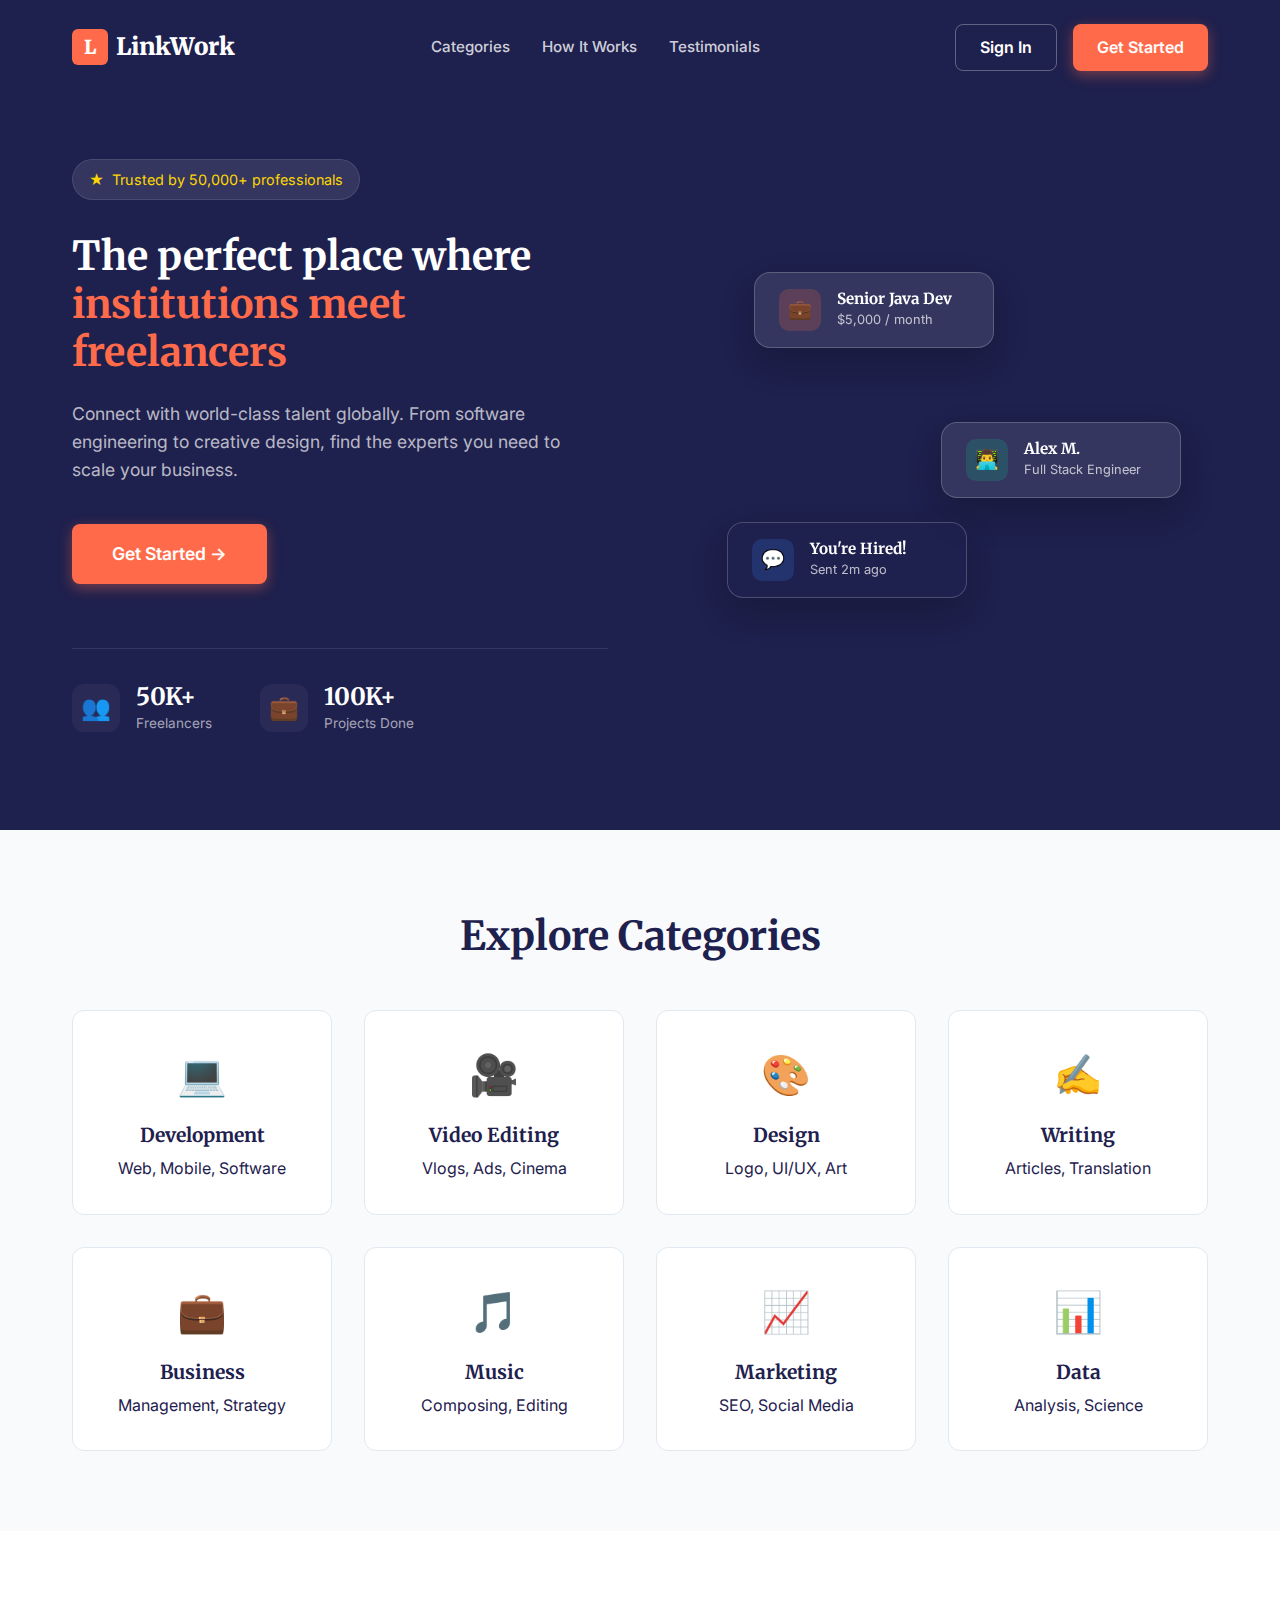
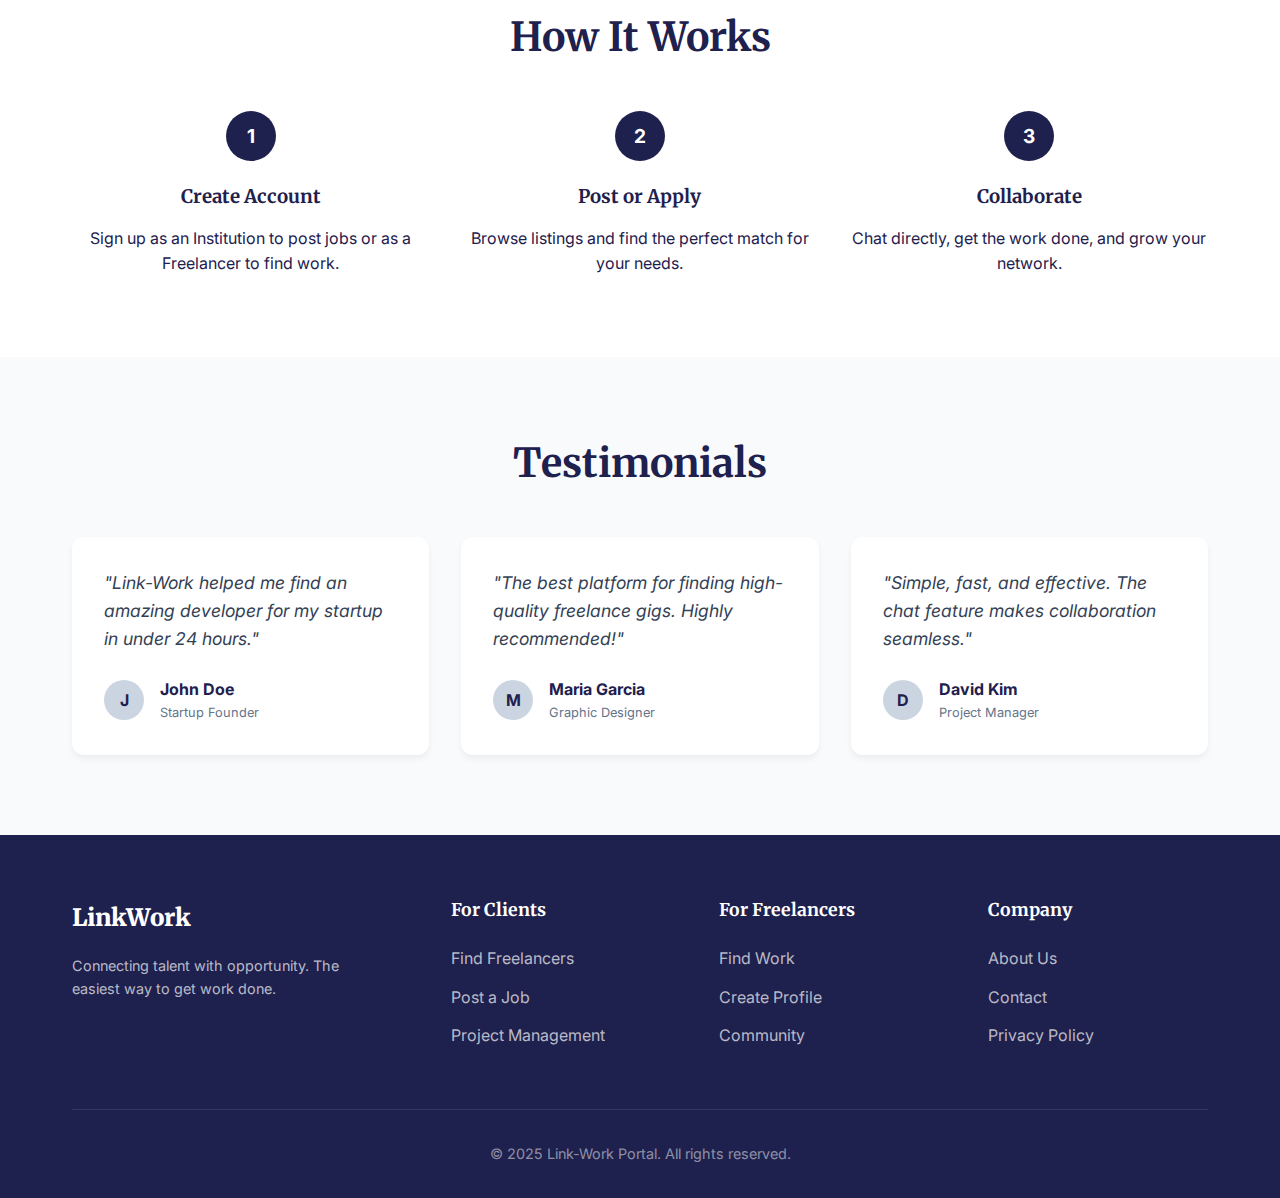
<file: src/main/webapp/index.html>
<!DOCTYPE html>
<html lang="en">

<head>
    <meta charset="UTF-8">
    <meta name="viewport" content="width=device-width, initial-scale=1.0">
    <title>Link-Work - Find the perfect freelancer</title>
    <link rel="stylesheet" href="css/global.css?v=1">
    <link rel="stylesheet" href="css/index.css?v=1">
    <link rel="preconnect" href="https://fonts.googleapis.com">
    <link rel="preconnect" href="https://fonts.gstatic.com" crossorigin>
    <link
        href="https://fonts.googleapis.com/css2?family=Inter:wght@400;500;600&family=Merriweather:wght@300;400;700;900&display=swap"
        rel="stylesheet">
</head>

<body>

    <header class="site-header">
        <div class="container nav-wrapper">
            <div class="logo">
                <div class="logo-icon">L</div>
                LinkWork
            </div>
            <nav class="main-nav">
                <a href="#categories" class="nav-link">Categories</a>
                <a href="#how-it-works" class="nav-link">How It Works</a>
                <a href="#testimonials" class="nav-link">Testimonials</a>
            </nav>
            <div class="auth-buttons">
                <a href="login.html" class="btn btn-outline" style="padding: 0.6rem 1.5rem;">Sign In</a>
                <a href="signup.html" class="btn btn-primary" style="padding: 0.6rem 1.5rem;">Get Started</a>
            </div>
        </div>
    </header>

    <!-- Hero Section -->
    <section class="hero-section">
        <div class="container hero-grid">

            <!-- Left Column: Content -->
            <div class="hero-content">
                <div class="trusted-badge">
                    <span>★</span> Trusted by 50,000+ professionals
                </div>

                <h1 class="hero-title">
                    The perfect place where <br>
                    <span>institutions meet freelancers</span>
                </h1>

                <p class="hero-sub">
                    Connect with world-class talent globally. From software engineering to creative design, find the
                    experts you need to scale your business.
                </p>

                <a href="signup.html" class="btn btn-primary" style="padding: 1rem 2.5rem; font-size: 1.1rem;">
                    Get Started &rarr;
                </a>

                <div class="stats-row">
                    <div class="stat-item">
                        <div class="stat-icon-box">👥</div>
                        <div class="stat-info">
                            <h4>50K+</h4>
                            <p>Freelancers</p>
                        </div>
                    </div>
                    <div class="stat-item">
                        <div class="stat-icon-box">💼</div>
                        <div class="stat-info">
                            <h4>100K+</h4>
                            <p>Projects Done</p>
                        </div>
                    </div>
                </div>
            </div>

            <!-- Right Column: Creative Visual (Skill Cloud) -->
            <div class="hero-visual">
                <div class="skill-cloud">
                    <!-- Floating Card 1: The Job -->
                    <div class="hero-card hc-1">
                        <div class="hc-icon" style="background: rgba(255, 107, 74, 0.2); color: #FF6B4A;">💼</div>
                        <div class="hc-info">
                            <h5>Senior Java Dev</h5>
                            <p>$5,000 / month</p>
                        </div>
                    </div>

                    <!-- Floating Card 2: The Talent -->
                    <div class="hero-card hc-2">
                        <div class="hc-icon" style="background: rgba(16, 185, 129, 0.2); color: #10B981;">👨‍💻</div>
                        <div class="hc-info">
                            <h5>Alex M.</h5>
                            <p>Full Stack Engineer</p>
                        </div>
                    </div>

                    <!-- Floating Card 3: The Success -->
                    <div class="hero-card hc-3">
                        <div class="hc-icon" style="background: rgba(59, 130, 246, 0.2); color: #3B82F6;">💬</div>
                        <div class="hc-info">
                            <h5>You're Hired!</h5>
                            <p>Sent 2m ago</p>
                        </div>
                    </div>
                </div>
            </div>
        </div>
    </section>

    <!-- Categories -->
    <section id="categories" class="section bg-light">
        <div class="container">
            <h2 class="section-title">Explore Categories</h2>
            <div class="category-grid">
                <div class="category-card">
                    <div class="cat-icon">💻</div>
                    <h3>Development</h3>
                    <p>Web, Mobile, Software</p>
                </div>
                <div class="category-card">
                    <div class="cat-icon">🎥</div>
                    <h3>Video Editing</h3>
                    <p>Vlogs, Ads, Cinema</p>
                </div>
                <div class="category-card">
                    <div class="cat-icon">🎨</div>
                    <h3>Design</h3>
                    <p>Logo, UI/UX, Art</p>
                </div>
                <div class="category-card">
                    <div class="cat-icon">✍️</div>
                    <h3>Writing</h3>
                    <p>Articles, Translation</p>
                </div>
                <div class="category-card">
                    <div class="cat-icon">💼</div>
                    <h3>Business</h3>
                    <p>Management, Strategy</p>
                </div>
                <div class="category-card">
                    <div class="cat-icon">🎵</div>
                    <h3>Music</h3>
                    <p>Composing, Editing</p>
                </div>
                <div class="category-card">
                    <div class="cat-icon">📈</div>
                    <h3>Marketing</h3>
                    <p>SEO, Social Media</p>
                </div>
                <div class="category-card">
                    <div class="cat-icon">📊</div>
                    <h3>Data</h3>
                    <p>Analysis, Science</p>
                </div>
            </div>
        </div>
    </section>

    <!-- Steps -->
    <section id="how-it-works" class="section">
        <div class="container">
            <h2 class="section-title">How It Works</h2>
            <div class="steps-row">
                <div class="step-card">
                    <div class="step-number">1</div>
                    <h3>Create Account</h3>
                    <p>Sign up as an Institution to post jobs or as a Freelancer to find work.</p>
                </div>
                <div class="step-card">
                    <div class="step-number">2</div>
                    <h3>Post or Apply</h3>
                    <p>Browse listings and find the perfect match for your needs.</p>
                </div>
                <div class="step-card">
                    <div class="step-number">3</div>
                    <h3>Collaborate</h3>
                    <p>Chat directly, get the work done, and grow your network.</p>
                </div>
            </div>
        </div>
    </section>

    <!-- Testimonials Section -->
    <section id="testimonials" class="section bg-light">
        <div class="container">
            <h2 class="section-title">Testimonials</h2>
            <div class="testimonials-grid">
                <div class="testimonial-card">
                    <p class="t-quote">"Link-Work helped me find an amazing developer for my startup in under 24 hours."
                    </p>
                    <div class="t-author">
                        <div class="t-avatar">J</div>
                        <div>
                            <strong>John Doe</strong>
                            <div style="font-size: 0.8rem; color:#64748B;">Startup Founder</div>
                        </div>
                    </div>
                </div>
                <div class="testimonial-card">
                    <p class="t-quote">"The best platform for finding high-quality freelance gigs. Highly recommended!"
                    </p>
                    <div class="t-author">
                        <div class="t-avatar">M</div>
                        <div>
                            <strong>Maria Garcia</strong>
                            <div style="font-size: 0.8rem; color:#64748B;">Graphic Designer</div>
                        </div>
                    </div>
                </div>
                <div class="testimonial-card">
                    <p class="t-quote">"Simple, fast, and effective. The chat feature makes collaboration seamless."</p>
                    <div class="t-author">
                        <div class="t-avatar">D</div>
                        <div>
                            <strong>David Kim</strong>
                            <div style="font-size: 0.8rem; color:#64748B;">Project Manager</div>
                        </div>
                    </div>
                </div>
            </div>
        </div>
    </section>

    <!-- Footer -->
    <footer class="site-footer">
        <div class="container">
            <div class="footer-grid">
                <div class="footer-col" style="padding-right: 2rem;">
                    <div class="logo" style="margin-bottom: 1rem;">LinkWork</div>
                    <p style="color: rgba(255,255,255,0.7); font-size: 0.9rem;">
                        Connecting talent with opportunity. The easiest way to get work done.
                    </p>
                </div>
                <div class="footer-col">
                    <h4>For Clients</h4>
                    <div class="footer-links">
                        <a href="#">Find Freelancers</a>
                        <a href="#">Post a Job</a>
                        <a href="#">Project Management</a>
                    </div>
                </div>
                <div class="footer-col">
                    <h4>For Freelancers</h4>
                    <div class="footer-links">
                        <a href="#">Find Work</a>
                        <a href="#">Create Profile</a>
                        <a href="#">Community</a>
                    </div>
                </div>
                <div class="footer-col">
                    <h4>Company</h4>
                    <div class="footer-links">
                        <a href="#">About Us</a>
                        <a href="#">Contact</a>
                        <a href="#">Privacy Policy</a>
                    </div>
                </div>
            </div>
            <div class="copy-row">
                &copy; 2025 Link-Work Portal. All rights reserved.
            </div>
        </div>
    </footer>

</body>

</html>
</file>
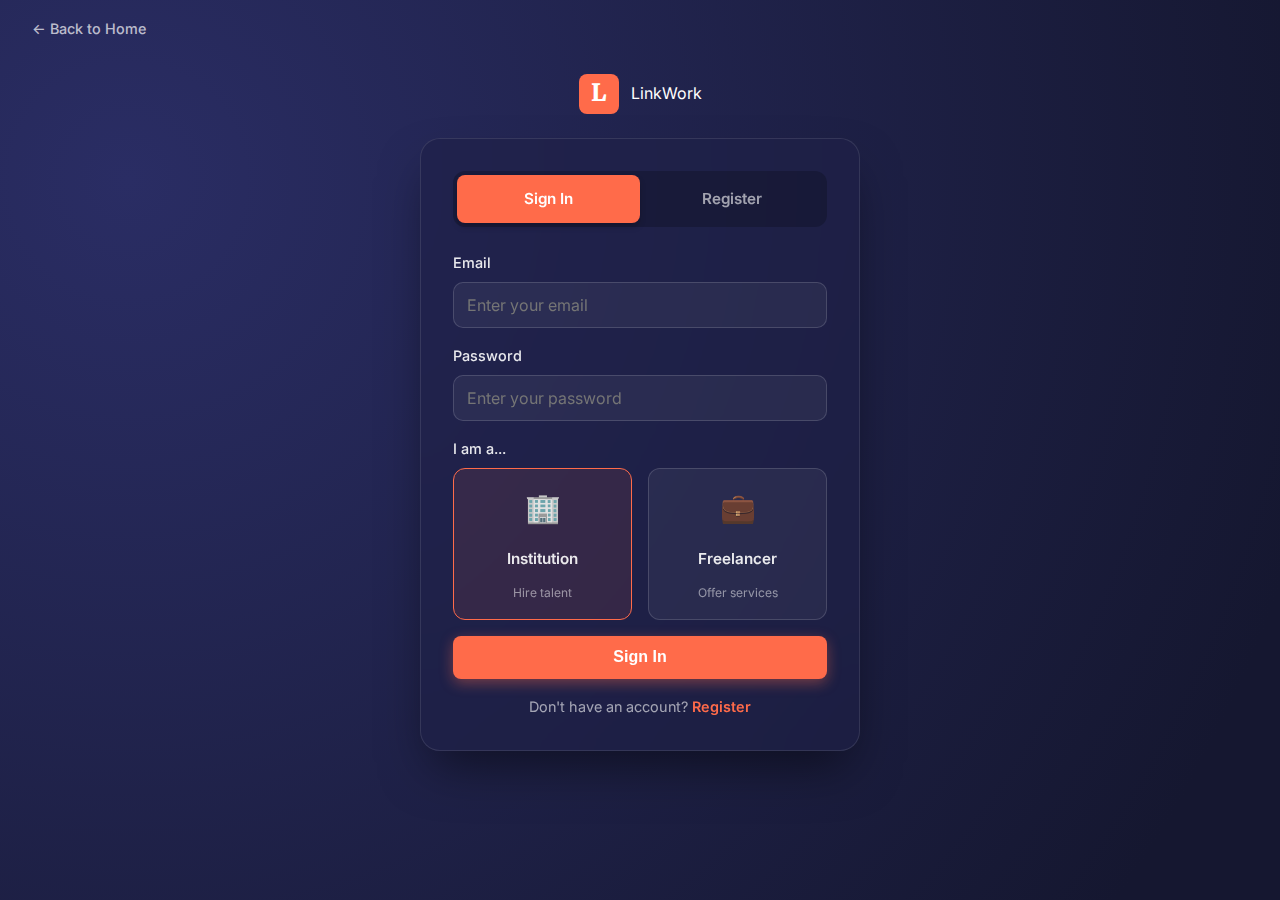
<file: src/main/webapp/login.html>
<!DOCTYPE html>
<html lang="en">

<head>
    <meta charset="UTF-8">
    <title>Login - LinkWork</title>
    <link rel="stylesheet" href="css/global.css?v=1">
    <link rel="stylesheet" href="css/auth.css?v=1">
    <link rel="preconnect" href="https://fonts.googleapis.com">
    <link rel="preconnect" href="https://fonts.gstatic.com" crossorigin>
    <link
        href="https://fonts.googleapis.com/css2?family=Inter:wght@400;500;600&family=Merriweather:wght@300;400;700;900&display=swap"
        rel="stylesheet">
</head>

<body class="auth-body">

    <div class="auth-nav">
        <a href="index.html" class="back-link">
            ← Back to Home
        </a>
    </div>

    <div class="auth-container">
        <div class="auth-brand">
            <div class="brand-mark">L</div>
            <span class="brand-text" style="color: white;">LinkWork</span>
        </div>

        <div class="glass-card">
            <div class="auth-tabs">
                <a href="#" class="auth-tab active">Sign In</a>
                <a href="signup.html" class="auth-tab">Register</a>
            </div>

            <form action="api/login" method="post">
                <div class="form-group">
                    <label class="form-label">Email</label>
                    <input type="email" name="email" class="form-input" placeholder="Enter your email" required>
                </div>

                <div class="form-group">
                    <label class="form-label">Password</label>
                    <input type="password" name="password" class="form-input" placeholder="Enter your password"
                        required>
                </div>

                <div class="form-group">
                    <label class="form-label">I am a...</label>
                    <div class="role-group">
                        <label>
                            <input type="radio" name="role" value="INSTITUTE" class="role-input" checked>
                            <div class="role-card">
                                <div class="role-icon">🏢</div>
                                <div class="role-name">Institution</div>
                                <div class="role-desc">Hire talent</div>
                            </div>
                        </label>
                        <label>
                            <input type="radio" name="role" value="JOB_SEEKER" class="role-input">
                            <div class="role-card">
                                <div class="role-icon">💼</div>
                                <div class="role-name">Freelancer</div>
                                <div class="role-desc">Offer services</div>
                            </div>
                        </label>
                    </div>
                </div>

                <button type="submit" class="btn btn-primary btn-block">Sign In</button>

                <div class="auth-footer">
                    Don't have an account? <a href="signup.html">Register</a>
                </div>
            </form>
        </div>
    </div>

    <script src="js/toast.js"></script>
</body>
</html>
</file>
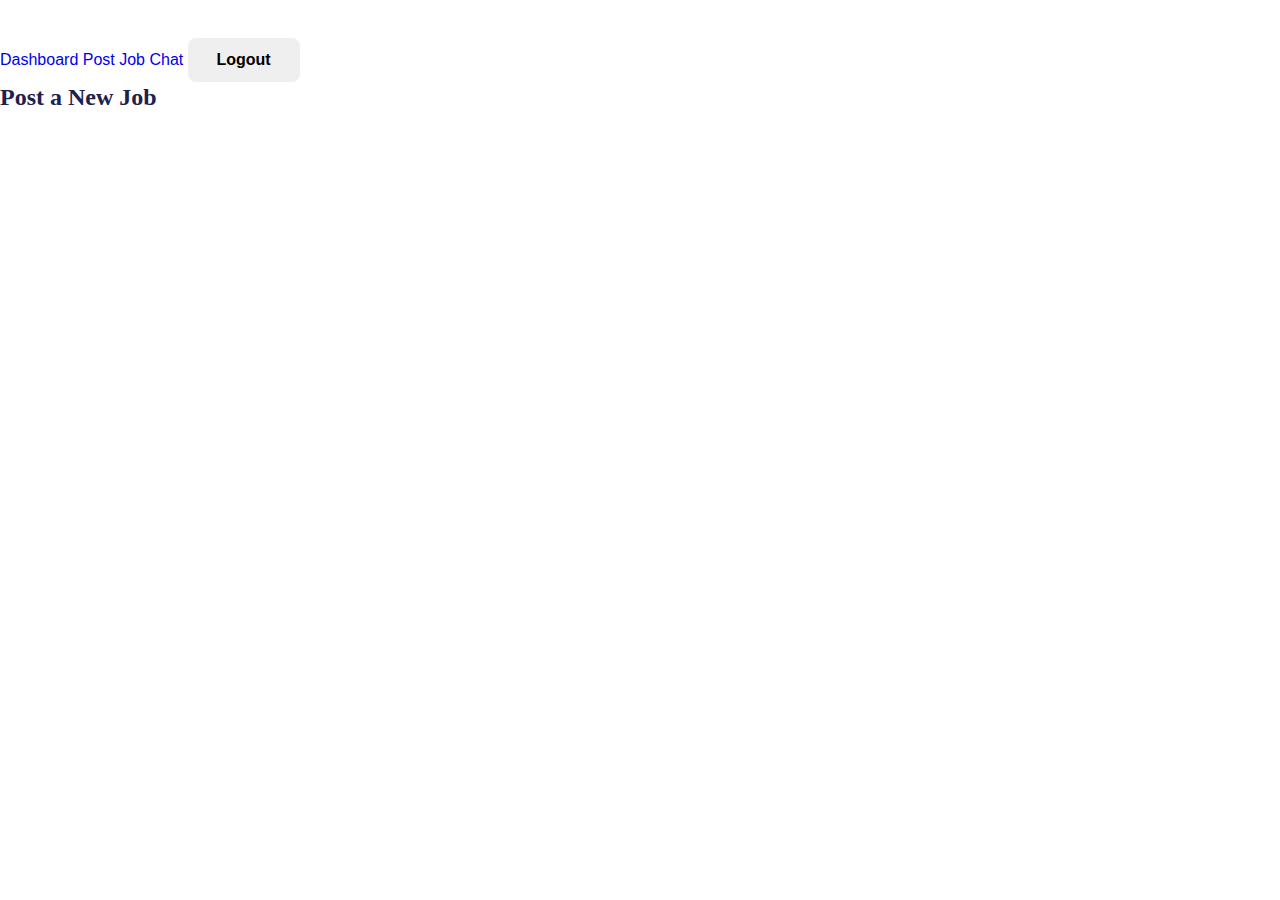
<file: src/main/webapp/postJobs.html>
<!DOCTYPE html>
<html lang="en">
<head>
    <meta charset="UTF-8">
    <title>Post Job - Link-Work Portal</title>
    <link rel="stylesheet" href="css/style.css">
</head>
<body>
<header class="top-nav">
    <div class="logo">Link-Work <span>Portal</span></div>
    <nav>
        <a href="institutionDashboard.html">Dashboard</a>
        <a href="postJob.html" class="active">Post Job</a>
        <a href="chat.html">Chat</a>
        <form id="logoutForm" method="post" action="api/logout" style="display:inline;">
            <button class="btn secondary" type="submit">Logout</button>
        </form>
    </nav>
</header>

<main class="content">
    <h2>Post a New Job</h2>
</main>

</body>
</html>
</file>
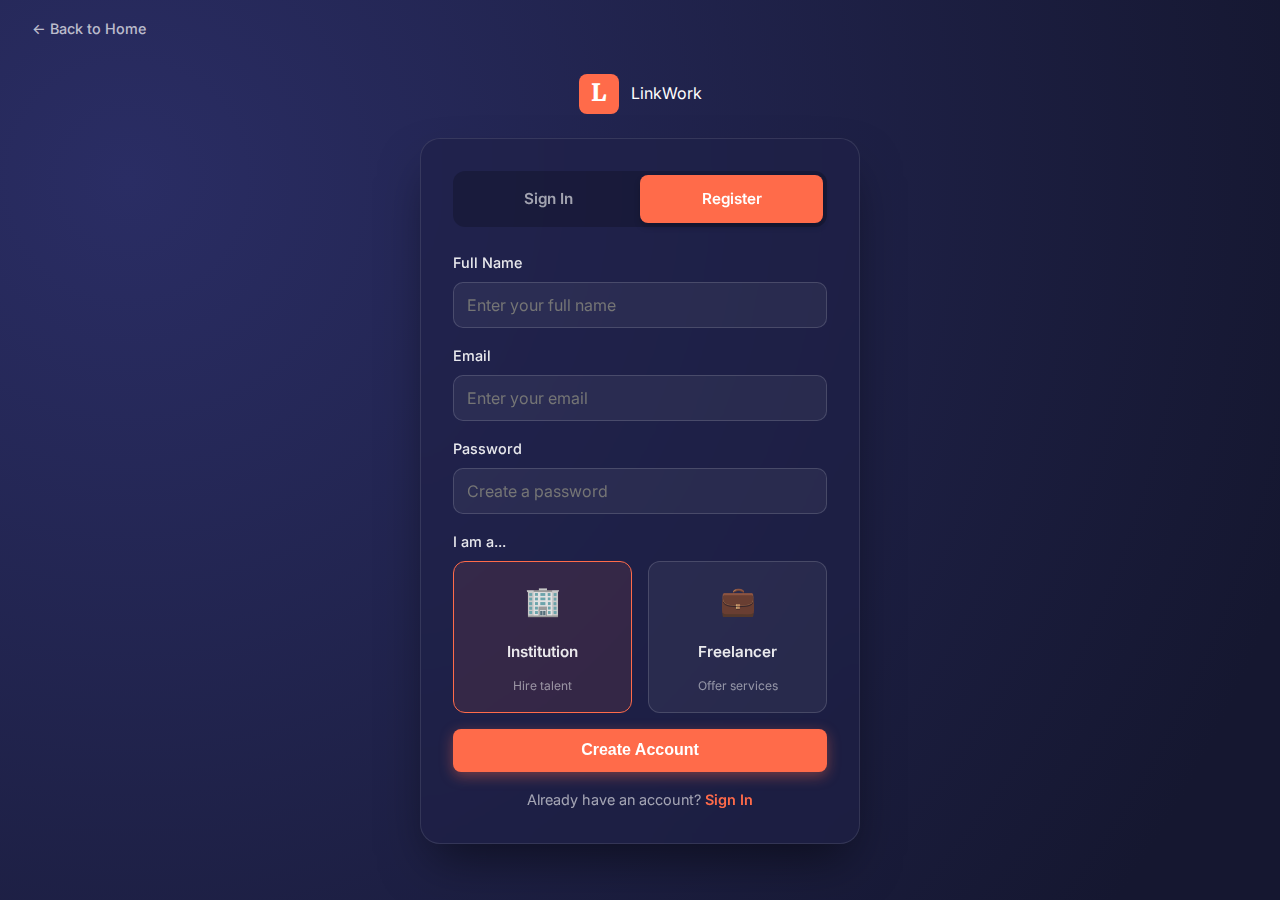
<file: src/main/webapp/signup.html>
<!DOCTYPE html>
<html lang="en">

<head>
    <meta charset="UTF-8">
    <title>Sign Up - LinkWork</title>
    <link rel="stylesheet" href="css/global.css?v=1">
    <link rel="stylesheet" href="css/auth.css?v=1">
    <link rel="preconnect" href="https://fonts.googleapis.com">
    <link rel="preconnect" href="https://fonts.gstatic.com" crossorigin>
    <link
        href="https://fonts.googleapis.com/css2?family=Inter:wght@400;500;600&family=Merriweather:wght@300;400;700;900&display=swap"
        rel="stylesheet">
</head>

<body class="auth-body">

    <div class="auth-nav">
        <a href="index.html" class="back-link">
            ← Back to Home
        </a>
    </div>

    <div class="auth-container">
        <div class="auth-brand">
            <div class="brand-mark">L</div>
            <span class="brand-text" style="color: white;">LinkWork</span>
        </div>

        <div class="glass-card">
            <div class="auth-tabs">
                <a href="login.html" class="auth-tab">Sign In</a>
                <a href="#" class="auth-tab active">Register</a>
            </div>

            <form action="api/signup" method="post">
                <div class="form-group">
                    <label class="form-label">Full Name</label>
                    <input type="text" name="name" class="form-input" placeholder="Enter your full name" required>
                </div>

                <div class="form-group">
                    <label class="form-label">Email</label>
                    <input type="email" name="email" class="form-input" placeholder="Enter your email" required>
                </div>

                <div class="form-group">
                    <label class="form-label">Password</label>
                    <input type="password" name="password" class="form-input" placeholder="Create a password" required>
                </div>

                <div class="form-group">
                    <label class="form-label">I am a...</label>
                    <div class="role-group">
                        <label>
                            <input type="radio" name="role" value="INSTITUTE" class="role-input" checked>
                            <div class="role-card">
                                <div class="role-icon">🏢</div>
                                <div class="role-name">Institution</div>
                                <div class="role-desc">Hire talent</div>
                            </div>
                        </label>
                        <label>
                            <input type="radio" name="role" value="JOB_SEEKER" class="role-input">
                            <div class="role-card">
                                <div class="role-icon">💼</div>
                                <div class="role-name">Freelancer</div>
                                <div class="role-desc">Offer services</div>
                            </div>
                        </label>
                    </div>
                </div>

                <button type="submit" class="btn btn-primary btn-block">Create Account</button>

                <div class="auth-footer">
                    Already have an account? <a href="login.html">Sign In</a>
                </div>
            </form>
        </div>
    </div>

    <script src="js/toast.js"></script>
</body>

</html>
</file>
<file: src/main/webapp/css/index.css>
/* --- HOMEPAGE STYLES (Hero, Marketing Sections) --- */

/* Hero Section */
.hero-section {
    background-color: var(--color-primary-dark);
    padding: 4rem 0 6rem;
    color: white;
    overflow: hidden;
    position: relative;
}

.hero-grid {
    display: grid;
    grid-template-columns: 1fr 1fr;
    gap: 4rem;
    align-items: center;
}

.hero-content {
    z-index: 2;
}

.trusted-badge {
    background: rgba(255, 255, 255, 0.1);
    display: inline-flex;
    align-items: center;
    gap: 0.5rem;
    padding: 0.5rem 1rem;
    border-radius: 50px;
    font-size: 0.9rem;
    color: #FFD700;
    margin-bottom: 2rem;
    border: 1px solid rgba(255, 255, 255, 0.1);
}

.hero-title {
    font-size: 2.5rem;
    line-height: 1.2;
    margin-bottom: 1.5rem;
    color: white;
}

.hero-title span {
    color: var(--color-accent);
}

.hero-sub {
    font-size: 1.1rem;
    color: rgba(255, 255, 255, 0.7);
    margin-bottom: 2.5rem;
    max-width: 500px;
}

/* New Creative Visual (Skill Cloud) */
.hero-visual {
    position: relative;
    height: 500px;
    display: flex;
    align-items: center;
    justify-content: center;
}

.skill-cloud {
    position: relative;
    width: 100%;
    height: 100%;
}

/* HERO CARDS - Floating Glass UI */
.hero-card {
    position: absolute;
    background: rgba(255, 255, 255, 0.1);
    backdrop-filter: blur(15px);
    -webkit-backdrop-filter: blur(15px);
    border: 1px solid rgba(255, 255, 255, 0.2);
    padding: 1rem 1.5rem;
    border-radius: 16px;
    display: flex;
    align-items: center;
    gap: 1rem;
    width: 240px;
    box-shadow: 0 15px 35px rgba(0, 0, 0, 0.2);
    animation: floatCard 6s ease-in-out infinite;
}

.hc-icon {
    width: 42px;
    height: 42px;
    border-radius: 10px;
    display: flex;
    align-items: center;
    justify-content: center;
    font-size: 1.2rem;
}

.hc-info h5 {
    color: white;
    font-size: 0.95rem;
    font-weight: 700;
    margin-bottom: 2px;
}

.hc-info p {
    color: rgba(255, 255, 255, 0.7);
    font-size: 0.8rem;
    margin: 0;
}

.hc-1 {
    top: 15%;
    right: 40%;
    animation-delay: 0s;
    z-index: 2;
}

.hc-2 {
    top: 45%;
    right: 5%;
    animation-delay: 1.5s;
    z-index: 1;
}

.hc-3 {
    top: 65%;
    right: 45%;
    animation-delay: 2.5s;
    z-index: 3;
    background: rgba(30, 32, 77, 0.8);
}

@keyframes floatCard {
    0% {
        transform: translateY(0px) rotate(0deg);
    }

    50% {
        transform: translateY(-15px) rotate(1deg);
    }

    100% {
        transform: translateY(0px) rotate(0deg);
    }
}

.stats-row {
    display: flex;
    gap: 3rem;
    margin-top: 4rem;
    border-top: 1px solid rgba(255, 255, 255, 0.1);
    padding-top: 2rem;
}

.stat-item {
    display: flex;
    align-items: center;
    gap: 1rem;
}

.stat-icon-box {
    width: 48px;
    height: 48px;
    background: rgba(255, 255, 255, 0.05);
    border-radius: 12px;
    display: flex;
    align-items: center;
    justify-content: center;
    font-size: 1.5rem;
}

.stat-info h4 {
    font-size: 1.5rem;
    font-weight: 700;
    color: white;
    margin-bottom: 0px;
}

.stat-info p {
    font-size: 0.85rem;
    color: rgba(255, 255, 255, 0.6);
}

/* Categories Section */
.category-grid {
    display: grid;
    grid-template-columns: repeat(auto-fit, minmax(250px, 1fr));
    gap: 2rem;
}

.category-card {
    background: white;
    border: 1px solid #E2E8F0;
    border-radius: 12px;
    padding: 2rem;
    text-align: center;
    transition: all 0.3s;
    cursor: pointer;
}

.category-card:hover {
    transform: translateY(-5px);
    box-shadow: 0 10px 20px rgba(0, 0, 0, 0.05);
    border-color: var(--color-accent);
}

.cat-icon {
    font-size: 2.5rem;
    margin-bottom: 1rem;
    display: inline-block;
}

.category-card h3 {
    font-size: 1.2rem;
    margin-bottom: 0.5rem;
}

/* How It Works */
.steps-row {
    display: flex;
    justify-content: space-between;
    gap: 2rem;
    flex-wrap: wrap;
}

.step-card {
    flex: 1;
    min-width: 250px;
    text-align: center;
    position: relative;
}

.step-number {
    width: 50px;
    height: 50px;
    background: var(--color-primary-dark);
    color: white;
    border-radius: 50%;
    display: flex;
    align-items: center;
    justify-content: center;
    font-weight: 700;
    font-size: 1.2rem;
    margin: 0 auto 1.5rem;
}

.step-card h3 {
    margin-bottom: 1rem;
}

/* Testimonials */
.testimonials-grid {
    display: grid;
    grid-template-columns: repeat(auto-fit, minmax(300px, 1fr));
    gap: 2rem;
}

.testimonial-card {
    background: white;
    padding: 2rem;
    border-radius: 12px;
    box-shadow: 0 4px 6px rgba(0, 0, 0, 0.05);
}

.t-quote {
    font-size: 1.1rem;
    color: #334155;
    font-style: italic;
    margin-bottom: 1.5rem;
}

.t-author {
    display: flex;
    align-items: center;
    gap: 1rem;
}

.t-avatar {
    width: 40px;
    height: 40px;
    background: #CBD5E1;
    border-radius: 50%;
    display: flex;
    align-items: center;
    justify-content: center;
    font-weight: 700;
}

/* Homepage Responsive */
@media (max-width: 900px) {
    .hero-grid {
        grid-template-columns: 1fr;
        text-align: center;
        gap: 3rem;
    }

    .hero-visual {
        height: 300px;
    }

    .stats-row {
        justify-content: center;
        flex-wrap: wrap;
    }
}
</file>
<file: src/main/webapp/css/auth.css>
/* --- AUTH STYLES (Login, Signup) --- */
.auth-body {
    background: radial-gradient(circle at 10% 20%, #2a2d64 0%, #151730 90%);
    min-height: 100vh;
    display: flex;
    flex-direction: column;
    color: white;
}

.auth-nav {
    padding: 1rem 2rem;
}

.back-link {
    color: rgba(255, 255, 255, 0.7);
    display: inline-flex;
    align-items: center;
    gap: 0.5rem;
    font-size: 0.9rem;
    font-weight: 500;
}

.back-link:hover {
    color: var(--color-white);
}

.auth-container {
    flex: 1;
    display: flex;
    flex-direction: column;
    align-items: center;
    justify-content: flex-start;
    padding: 1rem 2rem 2rem 2rem;
}

.auth-brand {
    margin-bottom: 1.5rem;
    display: flex;
    align-items: center;
    gap: 0.75rem;
}

.brand-mark {
    background: var(--color-accent);
    color: var(--color-white);
    width: 40px;
    height: 40px;
    display: flex;
    align-items: center;
    justify-content: center;
    font-family: var(--font-heading);
    font-weight: 900;
    font-size: 1.5rem;
    border-radius: 8px;
}

.glass-card {
    background: rgba(30, 32, 70, 0.6);
    backdrop-filter: blur(20px);
    -webkit-backdrop-filter: blur(20px);
    border: 1px solid rgba(255, 255, 255, 0.1);
    border-radius: 20px;
    padding: 2rem;
    width: 100%;
    max-width: 440px;
    box-shadow: 0 25px 50px -12px rgba(0, 0, 0, 0.5);
}

.auth-tabs {
    display: flex;
    background: rgba(0, 0, 0, 0.2);
    padding: 0.25rem;
    border-radius: 12px;
    margin-bottom: 1.5rem;
}

.auth-tab {
    flex: 1;
    text-align: center;
    padding: 0.75rem;
    color: rgba(255, 255, 255, 0.6);
    text-decoration: none;
    font-weight: 600;
    font-size: 0.95rem;
    border-radius: 8px;
    transition: all 0.2s;
}

.auth-tab.active {
    background: var(--color-accent);
    color: var(--color-white);
    box-shadow: 0 4px 6px rgba(0, 0, 0, 0.2);
}

.form-group {
    margin-bottom: 1rem;
}

.form-label {
    display: block;
    color: rgba(255, 255, 255, 0.9);
    margin-bottom: 0.5rem;
    font-size: 0.9rem;
    font-weight: 500;
}

.form-input {
    width: 100%;
    background: rgba(255, 255, 255, 0.05);
    border: 1px solid rgba(255, 255, 255, 0.15);
    border-radius: 10px;
    padding: 0.75rem 0.8rem;
    color: var(--color-white);
    font-size: 1rem;
    transition: all 0.2s;
    font-family: var(--font-body);
}

.form-input:focus {
    outline: none;
    border-color: var(--color-accent);
    background: rgba(255, 255, 255, 0.1);
}

.role-group {
    display: grid;
    grid-template-columns: 1fr 1fr;
    gap: 1rem;
    margin-top: 0.5rem;
}

.role-card {
    background: rgba(255, 255, 255, 0.05);
    border: 1px solid rgba(255, 255, 255, 0.15);
    border-radius: 12px;
    padding: 1rem 0.75rem;
    text-align: center;
    cursor: pointer;
    transition: all 0.2s;
    display: flex;
    flex-direction: column;
    align-items: center;
    gap: 0.75rem;
}

.role-input:checked+.role-card {
    background: rgba(255, 107, 74, 0.1);
    border-color: var(--color-accent);
    color: white;
}

.role-input {
    display: none;
}

.role-icon {
    font-size: 1.8rem;
    margin-bottom: 0.25rem;
    opacity: 0.8;
}

.role-input:checked+.role-card .role-icon {
    opacity: 1;
    color: var(--color-accent);
}

.role-name {
    font-weight: 600;
    font-size: 0.95rem;
    color: rgba(255, 255, 255, 0.9);
}

.role-desc {
    font-size: 0.75rem;
    color: rgba(255, 255, 255, 0.5);
}

.auth-footer {
    text-align: center;
    margin-top: 1rem;
    font-size: 0.9rem;
    color: rgba(255, 255, 255, 0.6);
}

.auth-footer a {
    color: var(--color-accent);
    font-weight: 600;
}

.forgot-pass {
    display: block;
    text-align: right;
    color: rgba(255, 255, 255, 0.6);
    font-size: 0.85rem;
    margin-top: 0.5rem;
}

.forgot-pass:hover {
    color: var(--color-accent);
}
</file>
<file: src/main/webapp/css/style.css>
/*
 * LINK-WORK: MAIN STYLE WRAPPER
 */

/* 1. GLOBAL SETTINGS & DESIGN TOKENS */
@import url("global.css");

/* 2. LANDING PAGE STYLES */
@import url("index.css");
</file>
<file: src/main/webapp/css/global.css>
/* Global variables and reset */

/* Global Reset */
*,
*::before,
*::after {
    box-sizing: border-box;
    margin: 0;
    padding: 0;
}

:root {
    /* Color Palette */
    --color-primary-dark: #1E204D;
    --color-primary-light: #F8F9FA;
    --color-accent: #FF6B4A;
    --color-accent-hover: #e55a3b;
    --color-text-main: #1E204D;
    --color-text-muted: #64748b;
    --color-text-light: #F1F5F9;
    --color-white: #ffffff;

    /* Fonts */
    --font-heading: 'Merriweather', serif;
    --font-body: 'Inter', sans-serif;
}

body {
    font-family: var(--font-body);
    background-color: var(--color-white);
    color: var(--color-text-main);
    line-height: 1.6;
    overflow-x: hidden;
    min-height: 100vh;
    display: flex;
    flex-direction: column;
}

h1,
h2,
h3,
h4,
h5,
h6 {
    font-family: var(--font-heading);
    color: var(--color-primary-dark);
    line-height: 1.3;
}

a {
    text-decoration: none;
    transition: all 0.2s ease;
}

/* Utilities */
.btn {
    display: inline-flex;
    align-items: center;
    justify-content: center;
    padding: 0.8rem 1.8rem;
    border-radius: 8px;
    font-weight: 600;
    font-size: 1rem;
    cursor: pointer;
    transition: transform 0.2s, box-shadow 0.2s;
    border: none;
}

.btn:hover {
    transform: translateY(-2px);
}

.btn-primary {
    background-color: var(--color-accent);
    color: white;
    box-shadow: 0 4px 14px rgba(255, 107, 74, 0.4);
}

.btn-primary:hover {
    background-color: var(--color-accent-hover);
}

.btn-outline {
    background: transparent;
    border: 1px solid rgba(255, 255, 255, 0.3);
    color: white;
}

.btn-outline:hover {
    background: rgba(255, 255, 255, 0.1);
    border-color: white;
}

.btn-navy {
    background-color: var(--color-primary-dark);
    color: white;
}

.btn-navy:hover {
    opacity: 0.9;
}

.btn-block {
    width: 100%;
}

.section {
    padding: 5rem 0;
}

.bg-light {
    background-color: #F8FAFC;
}

.section-title {
    text-align: center;
    font-size: 2.5rem;
    margin-bottom: 3rem;
    color: var(--color-primary-dark);
}

.container {
    max-width: 1200px;
    margin: 0 auto;
    padding: 0 2rem;
}

/* Navbar */
.site-header {
    background-color: var(--color-primary-dark);
    padding: 1.5rem 0;
    position: sticky;
    top: 0;
    z-index: 1000;
}

.nav-wrapper {
    display: flex;
    justify-content: space-between;
    align-items: center;
}

.logo {
    display: flex;
    align-items: center;
    gap: 0.5rem;
    font-family: var(--font-heading);
    font-weight: 900;
    font-size: 1.5rem;
    color: white;
}

.logo-icon {
    background: var(--color-accent);
    color: white;
    width: 36px;
    height: 36px;
    display: flex;
    align-items: center;
    justify-content: center;
    border-radius: 6px;
    font-size: 1.2rem;
}

.main-nav {
    display: flex;
    gap: 2rem;
}

.nav-link {
    color: rgba(255, 255, 255, 0.8);
    font-weight: 500;
    font-size: 0.95rem;
}

.nav-link:hover {
    color: white;
}

.auth-buttons {
    display: flex;
    gap: 1rem;
}

/* Footer */
.site-footer {
    background: var(--color-primary-dark);
    color: white;
    padding: 4rem 0 2rem;
    margin-top: auto;
}

.footer-grid {
    display: grid;
    grid-template-columns: 1.5fr 1fr 1fr 1fr;
    gap: 3rem;
    margin-bottom: 3rem;
}

.footer-col h4 {
    color: white;
    margin-bottom: 1.5rem;
    font-size: 1.1rem;
}

.footer-links a {
    display: block;
    color: rgba(255, 255, 255, 0.7);
    margin-bottom: 0.8rem;
}

.footer-links a:hover {
    color: var(--color-accent);
}

.copy-row {
    border-top: 1px solid rgba(255, 255, 255, 0.1);
    padding-top: 2rem;
    text-align: center;
    color: rgba(255, 255, 255, 0.5);
    font-size: 0.9rem;
}
/* Global Responsive */
@media (max-width: 900px) {
    .nav-wrapper {
        flex-direction: column;
        gap: 1rem;
    }

    .main-nav {
        display: none;
    }

    .footer-grid {
        grid-template-columns: 1fr 1fr;
    }
}

/* Alerts */
.toast-container {
    position: fixed;
    top: 20px;
    right: 20px;
    z-index: 10000;
}

.toast {
    background: rgba(255, 255, 255, 0.95);
    backdrop-filter: blur(10px);
    -webkit-backdrop-filter: blur(10px);
    border-left: 5px solid;
    border-radius: 8px;
    padding: 1rem 1.5rem;
    margin-bottom: 1rem;
    box-shadow: 0 10px 30px rgba(0, 0, 0, 0.15);
    display: flex;
    align-items: center;
    gap: 1rem;
    font-weight: 500;
    width: fit-content;
    max-width: 450px;
    min-width: auto;
    transform: translateX(120%);
    animation: slideInToast 0.5s forwards, fadeOutToast 0.5s 4s forwards;
}

.toast.success {
    border-color: #10B981;
    color: #064E3B;
}

.toast.error {
    border-color: #EF4444;
    color: #7F1D1D;
}

.toast-icon {
    font-size: 1.25rem;
}

@keyframes slideInToast {
    0% {
        transform: translateX(120%);
    }

    100% {
        transform: translateX(0);
    }
}

@keyframes fadeOutToast {
    0% {
        opacity: 1;
        transform: translateX(0);
    }

    100% {
        opacity: 0;
        transform: translateX(120%);
    }
}
</file>
